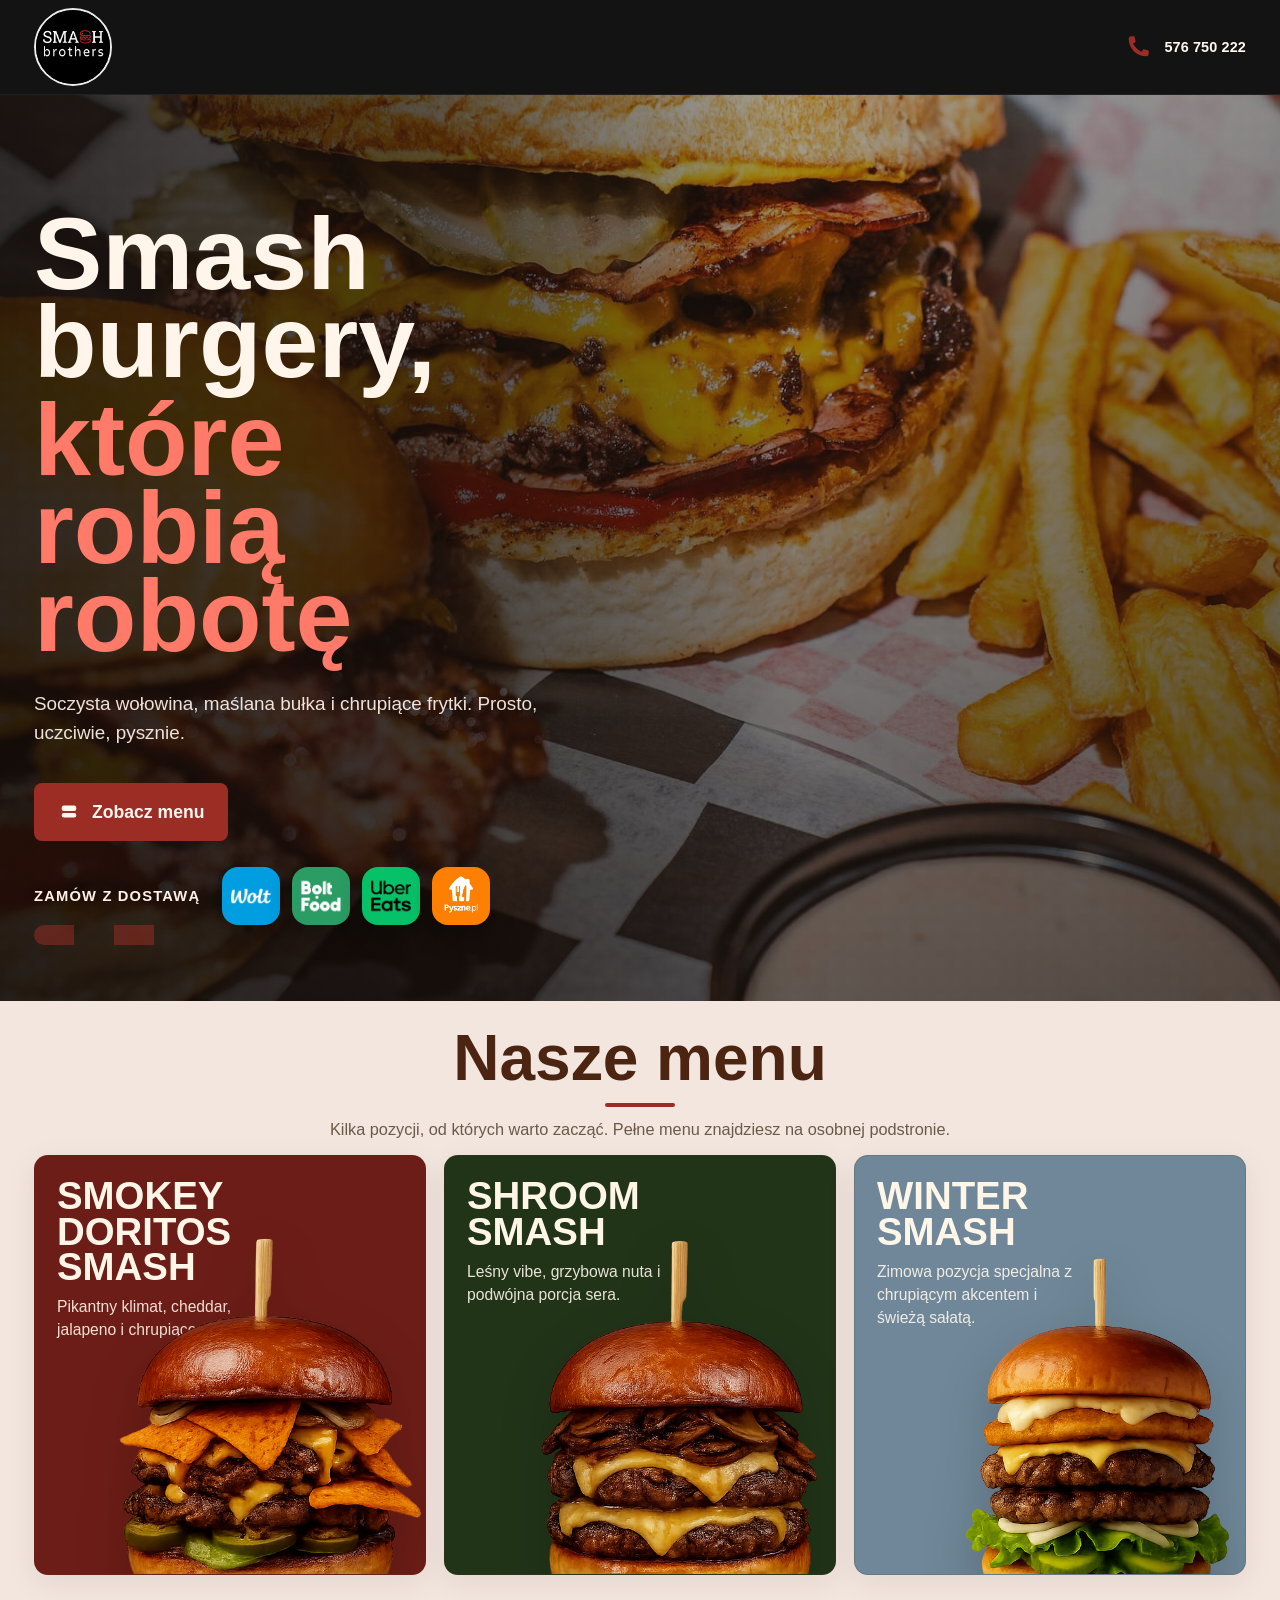
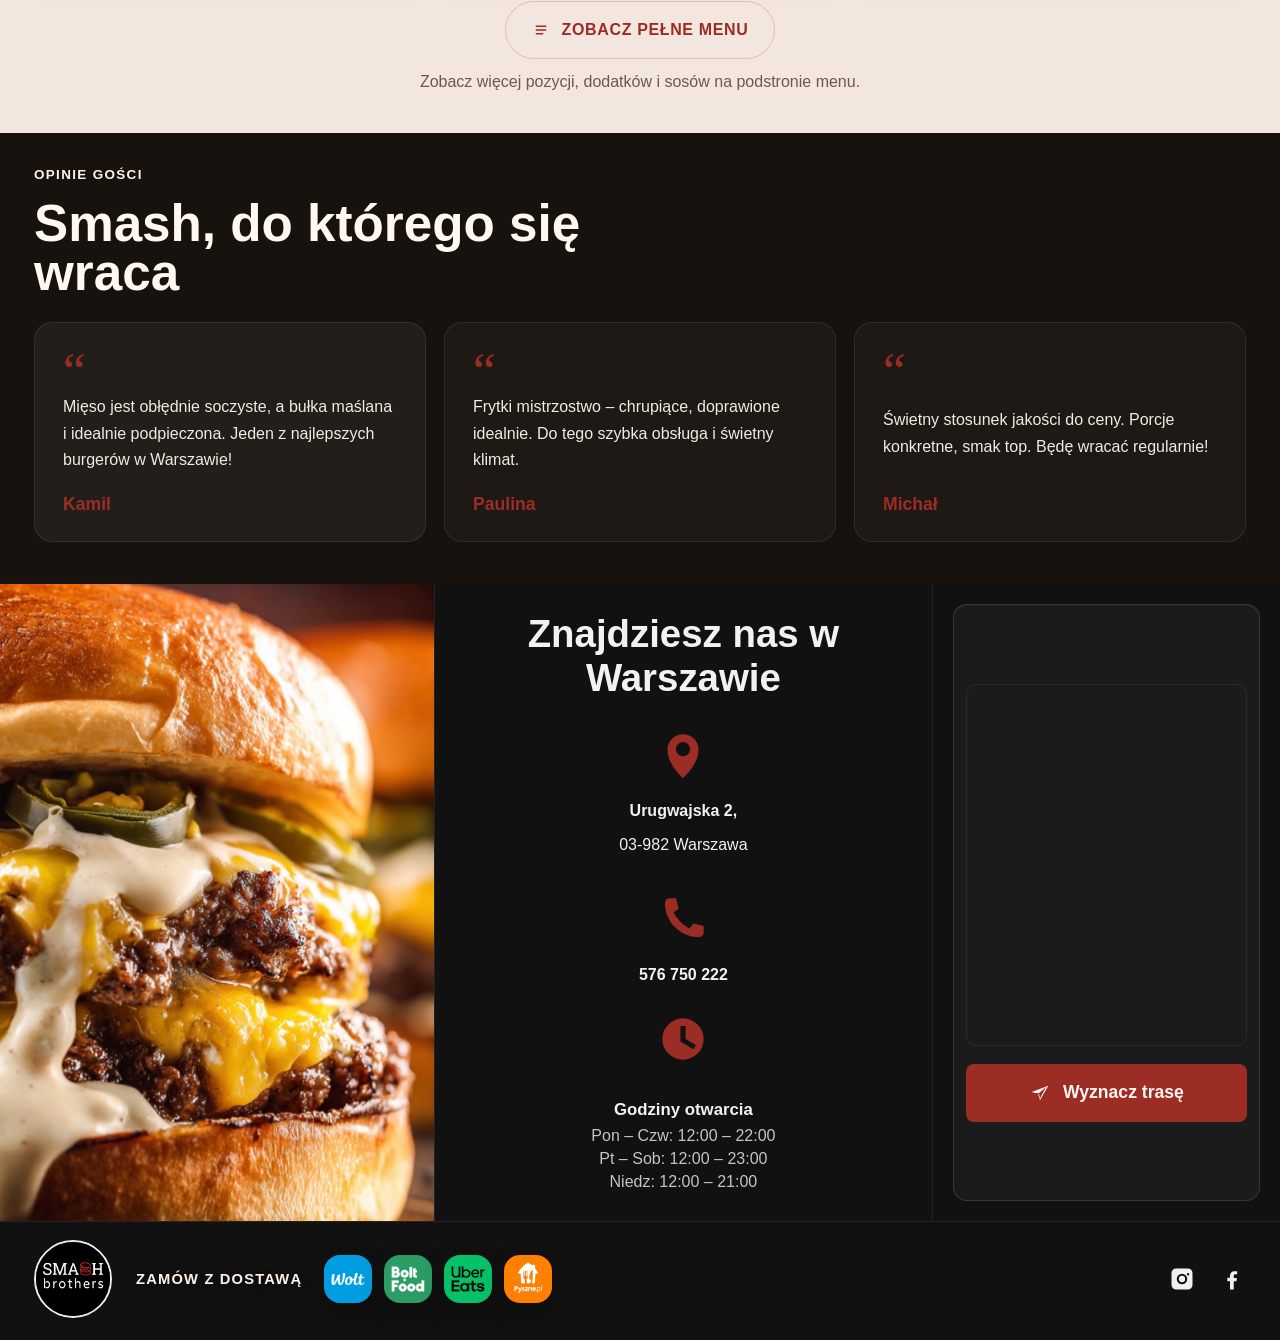
<file: index.html>
<!DOCTYPE html>
<html lang="pl">
  <head>
    <meta charset="UTF-8" />
    <meta name="viewport" content="width=device-width, initial-scale=1.0" />
    <title>Smash Brothers</title>
    <meta
      name="description"
      content="Smash Brothers - premium burger bar w Warszawie. Soczyste smash burgery, chrupiące frytki i szybka dostawa."
    />
    <link rel="stylesheet" href="./styles.css" />
  </head>
  <body>
    <div class="page-shell">
      <header class="topbar">
        <nav class="navbar">
          <a class="brand" href="#hero" aria-label="Smash Brothers">
            <img src="./assets/logo.png" alt="Smash Brothers" />
          </a>
          <a class="nav-phone" href="tel:+48576750222" aria-label="Zadzwoń pod numer 576 750 222">
            <span class="nav-phone-icon" aria-hidden="true">
              <svg viewBox="0 0 24 24">
                <path
                  d="M6.8 4h2.5l1 4-2 1.5a15.4 15.4 0 0 0 6.2 6.2l1.5-2 4 1v2.5A1.8 1.8 0 0 1 18.2 19C10.9 19 5 13.1 5 5.8A1.8 1.8 0 0 1 6.8 4Z"
                />
              </svg>
            </span>
            <span class="nav-phone-copy">
              <span class="nav-phone-number">576 750 222</span>
            </span>
          </a>
        </nav>
      </header>

      <main>
        <section class="hero" id="hero">
          <div class="hero-copy">
            <h1>
              <span class="heading-light">Smash burgery,</span>
              <span class="heading-accent">które robią robotę</span>
            </h1>
            <p class="hero-text">
              Soczysta wołowina, maślana bułka i chrupiące frytki. Prosto,
              uczciwie, pysznie.
            </p>
            <div class="hero-actions">
              <a class="primary-btn" href="./menu.html">
                <span class="btn-icon" aria-hidden="true">
                  <svg viewBox="0 0 24 24">
                    <path
                      d="M4 7.5A2.5 2.5 0 0 1 6.5 5h11A2.5 2.5 0 0 1 20 7.5v1A2.5 2.5 0 0 1 17.5 11H6.5A2.5 2.5 0 0 1 4 8.5v-1Zm0 8A2.5 2.5 0 0 1 6.5 13h11a2.5 2.5 0 0 1 0 5h-11A2.5 2.5 0 0 1 4 15.5v0ZM7 8h10M7 16h10"
                    />
                  </svg>
                </span>
                Zobacz menu
              </a>
            </div>
            <div class="delivery-note">
              <div class="delivery-copy">
                <span class="delivery-label">Zamów z dostawą</span>
              </div>
              <div class="delivery-platforms" aria-label="Platformy z dostawą">
                <a href="https://wolt.com/pl/pol/warsaw/restaurant/smash-brotherss?srsltid=AfmBOor1ApCaDwo1EiT66q7S6U37kPxXyTDIOFtCpeRYN052qbjgvwae" aria-label="Wolt" target="_blank" rel="noreferrer">
                  <img src="./assets/wolt.png" alt="Wolt" />
                </a>
                <a href="https://food.bolt.eu/en/307-warsaw/p/148216-smash-brothers/" aria-label="Bolt Food" target="_blank" rel="noreferrer">
                  <img src="./assets/boltfood.png" alt="Bolt Food" />
                </a>
                <a href="https://www.ubereats.com/pl/store/smash-brothers/18bv4G6UVoK6igmmUCVK-g?diningMode=DELIVERY&sc=SEARCH_SUGGESTION" aria-label="Uber Eats" target="_blank" rel="noreferrer">
                  <img src="./assets/ubereats.png" alt="Uber Eats" />
                </a>
                <a href="https://www.pyszne.pl/menu/smash-brothers" aria-label="Pyszne.pl" target="_blank" rel="noreferrer">
                  <img src="./assets/pyszne.png" alt="Pyszne.pl" />
                </a>
              </div>
            </div>
          </div>
        </section>

        <section class="menu section-texture" id="menu">
          <div class="section-heading">
            <h2>Nasze menu</h2>
            <p class="section-subtitle">
              Kilka pozycji, od których warto zacząć. Pełne menu znajdziesz na osobnej podstronie.
            </p>
          </div>
          <div class="menu-grid">
            <article class="sample-tile sample-tile-smokey">
              <div class="sample-copy">
                <h3>Smokey Doritos<br />Smash</h3>
                <p>Pikantny klimat, cheddar,<br />jalapeno i chrupiące doritos.</p>
              </div>
              <div class="sample-image-frame">
                <img class="sample-burger sample-burger-smokey" src="./assets/Burger2.png" alt="Smokey Doritos Smash" />
              </div>
            </article>
            <article class="sample-tile sample-tile-shroom">
              <div class="sample-copy">
                <h3>Shroom Smash</h3>
                <p>Leśny vibe, grzybowa nuta i podwójna porcja sera.</p>
              </div>
              <div class="sample-image-frame">
                <img class="sample-burger sample-burger-shroom" src="./assets/Burger3.png" alt="Shroom Smash" />
              </div>
            </article>
            <article class="sample-tile sample-tile-winter">
              <div class="sample-copy">
                <h3>Winter Smash</h3>
                <p>Zimowa pozycja specjalna z chrupiącym akcentem i świeżą sałatą.</p>
              </div>
              <div class="sample-image-frame">
                <img class="sample-burger sample-burger-winter" src="./assets/Burger1.png" alt="Winter Smash" />
              </div>
            </article>
          </div>
          <div class="section-cta">
            <a class="primary-btn menu-cta-btn" href="./menu.html">
              <span class="btn-icon" aria-hidden="true">
                <svg viewBox="0 0 24 24">
                  <path d="M5 6h14v2H5V6Zm0 5h14v2H5v-2Zm0 5h10v2H5v-2Z" />
                </svg>
              </span>
              Zobacz pełne menu
            </a>
            <p class="view-more-copy">Zobacz więcej pozycji, dodatków i sosów na podstronie menu.</p>
          </div>
        </section>

        <section class="reviews" id="reviews">
          <div class="reviews-shell">
            <div class="reviews-heading">
              <p class="eyebrow">Opinie gości</p>
              <h2>Smash, do którego się wraca</h2>
            </div>
            <div class="reviews-grid">
              <article class="quote-card featured">
                <span class="quote-mark" aria-hidden="true">“</span>
                <p>
                  Mięso jest obłędnie soczyste, a bułka maślana i idealnie
                  podpieczona. Jeden z najlepszych burgerów w Warszawie!
                </p>
                <strong>Kamil</strong>
              </article>
              <article class="quote-card">
                <span class="quote-mark" aria-hidden="true">“</span>
                <p>
                  Frytki mistrzostwo – chrupiące, doprawione idealnie. Do tego
                  szybka obsługa i świetny klimat.
                </p>
                <strong>Paulina</strong>
              </article>
              <article class="quote-card">
                <span class="quote-mark" aria-hidden="true">“</span>
                <p>
                  Świetny stosunek jakości do ceny. Porcje konkretne, smak top. Będę
                  wracać regularnie!
                </p>
                <strong>Michał</strong>
              </article>
            </div>
          </div>
        </section>

        <section class="contact" id="contact">
          <div class="contact-photo" id="gallery">
            <img src="./assets/BurgerBottom.jpg" alt="Burger Smash Brothers" />
          </div>
          <div class="contact-details">
            <h2>Znajdziesz nas w Warszawie</h2>
            <div class="contact-focus">
              <div class="contact-focus-item">
                <div class="detail-icon">
                  <svg viewBox="0 0 24 24">
                    <path
                      d="M12 21s-6-5.2-6-11a6 6 0 1 1 12 0c0 5.8-6 11-6 11Zm0-8.5A2.5 2.5 0 1 0 12 7a2.5 2.5 0 0 0 0 5.5Z"
                    />
                  </svg>
                </div>
                <div>
                  <strong>Urugwajska 2,</strong>
                  <p>03-982 Warszawa</p>
                </div>
              </div>
              <div class="contact-focus-item">
                <div class="detail-icon">
                  <svg viewBox="0 0 24 24">
                    <path
                      d="M6.8 4h2.5l1 4-2 1.5a15.4 15.4 0 0 0 6.2 6.2l1.5-2 4 1v2.5A1.8 1.8 0 0 1 18.2 19C10.9 19 5 13.1 5 5.8A1.8 1.8 0 0 1 6.8 4Z"
                    />
                  </svg>
                </div>
                <div>
                  <strong><a href="tel:+48576750222">576 750 222</a></strong>
                </div>
              </div>
            </div>
            <div class="details-grid">
              <div class="detail-item detail-item-hours">
                <div class="detail-icon">
                  <svg viewBox="0 0 24 24">
                    <path
                      d="M12 4a8 8 0 1 1 0 16 8 8 0 0 1 0-16Zm1 3h-2v6l5 3 1-1.7-4-2.3V7Z"
                    />
                  </svg>
                </div>
                <div>
                  <strong>Godziny otwarcia</strong>
                  <p>Pon – Czw: 12:00 – 22:00</p>
                  <p>Pt – Sob: 12:00 – 23:00</p>
                  <p>Niedz: 12:00 – 21:00</p>
                </div>
              </div>
            </div>
          </div>
          <div class="contact-map">
            <div class="map-frame">
              <iframe
                title="Mapa dojazdu do Smash Brothers"
                src="https://maps.google.com/maps?q=Urugwajska%202%2C%2003-982%20Warszawa&t=&z=15&ie=UTF8&iwloc=B&output=embed"
                loading="lazy"
                referrerpolicy="no-referrer-when-downgrade"
              ></iframe>
            </div>
            <a class="primary-btn map-btn" href="https://maps.google.com/?q=Urugwajska+2+Warszawa">
              <span class="btn-icon" aria-hidden="true">
                <svg viewBox="0 0 24 24">
                  <path d="M21 4 3 11l7 2 2 7 9-16ZM11 12l7.5-6.5L12 18l-1-5-5-1Z" />
                </svg>
              </span>
              Wyznacz trasę
            </a>
          </div>
        </section>
      </main>

      <footer class="footer">
        <a class="brand footer-brand" href="./index.html#hero" aria-label="Smash Brothers">
          <img src="./assets/logo.png" alt="Smash Brothers" />
        </a>
        <div class="delivery-note footer-delivery">
          <div class="delivery-copy">
            <span class="delivery-label">Zamów z dostawą</span>
          </div>
          <div class="delivery-platforms" aria-label="Platformy z dostawą">
            <a href="https://wolt.com/pl/pol/warsaw/restaurant/smash-brotherss?srsltid=AfmBOor1ApCaDwo1EiT66q7S6U37kPxXyTDIOFtCpeRYN052qbjgvwae" aria-label="Wolt" target="_blank" rel="noreferrer">
              <img src="./assets/wolt.png" alt="Wolt" />
            </a>
            <a href="https://food.bolt.eu/en/307-warsaw/p/148216-smash-brothers/" aria-label="Bolt Food" target="_blank" rel="noreferrer">
              <img src="./assets/boltfood.png" alt="Bolt Food" />
            </a>
            <a href="https://www.ubereats.com/pl/store/smash-brothers/18bv4G6UVoK6igmmUCVK-g?diningMode=DELIVERY&sc=SEARCH_SUGGESTION" aria-label="Uber Eats" target="_blank" rel="noreferrer">
              <img src="./assets/ubereats.png" alt="Uber Eats" />
            </a>
            <a href="https://www.pyszne.pl/menu/smash-brothers" aria-label="Pyszne.pl" target="_blank" rel="noreferrer">
              <img src="./assets/pyszne.png" alt="Pyszne.pl" />
            </a>
          </div>
        </div>
        <div class="socials" aria-label="Media społecznościowe">
          <a href="https://www.instagram.com/smash_brothers_pl/" aria-label="Instagram" target="_blank" rel="noreferrer">
            <svg viewBox="0 0 24 24">
              <path
                d="M7 3h10a4 4 0 0 1 4 4v10a4 4 0 0 1-4 4H7a4 4 0 0 1-4-4V7a4 4 0 0 1 4-4Zm5 4.5A4.5 4.5 0 1 0 16.5 12 4.5 4.5 0 0 0 12 7.5Zm0 1.8A2.7 2.7 0 1 1 9.3 12 2.7 2.7 0 0 1 12 9.3Zm5.2-2.4a1 1 0 1 0 1 1 1 1 0 0 0-1-1Z"
              />
            </svg>
          </a>
          <a href="https://www.facebook.com/p/Smash-Brothers-Poland-61573508666784/" aria-label="Facebook" target="_blank" rel="noreferrer">
            <svg viewBox="0 0 24 24">
              <path
                d="M13.5 21v-7h2.3l.4-2.8h-2.7V9.4c0-.8.2-1.4 1.4-1.4h1.5V5.4c-.3 0-1.2-.1-2.3-.1-2.3 0-3.8 1.4-3.8 4V11H8v3h2.3v7h3.2Z"
              />
            </svg>
          </a>
        </div>
      </footer>
    </div>

    <script src="./script.js"></script>
  </body>
</html>
</file>
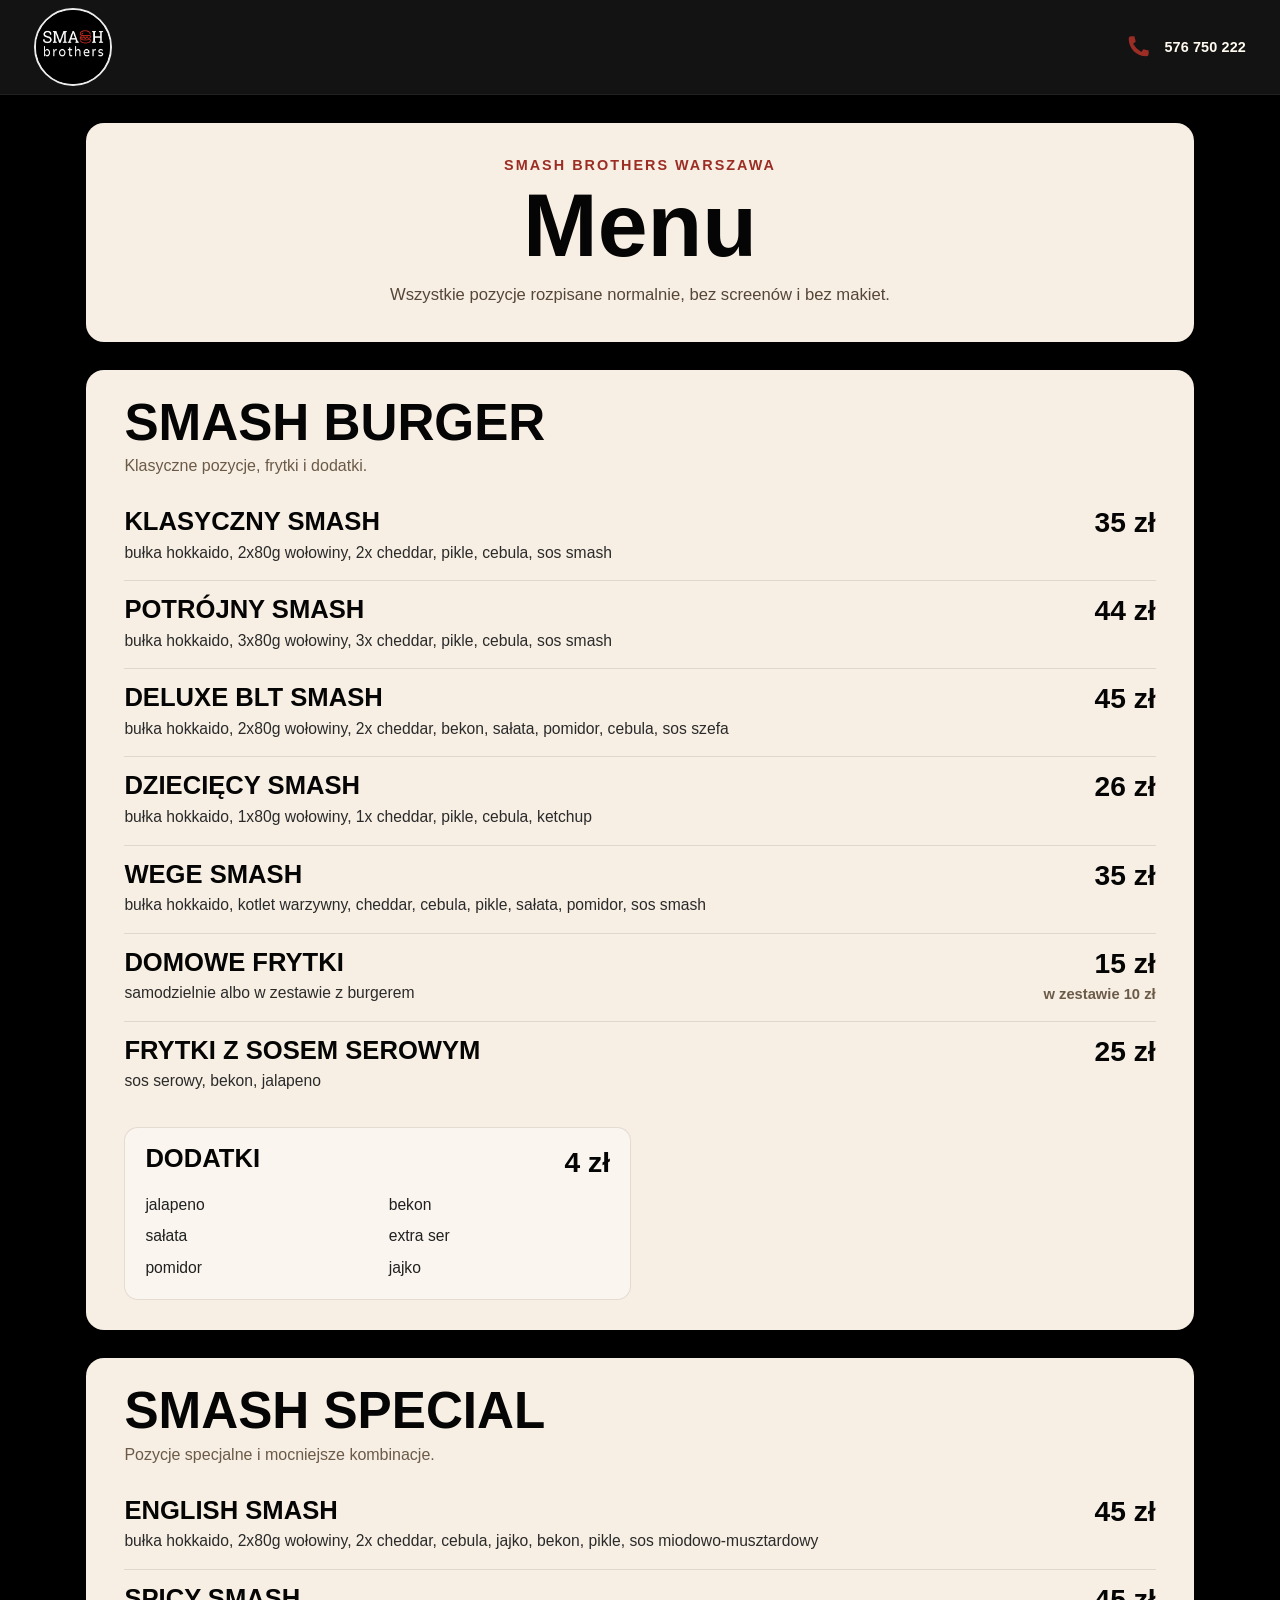
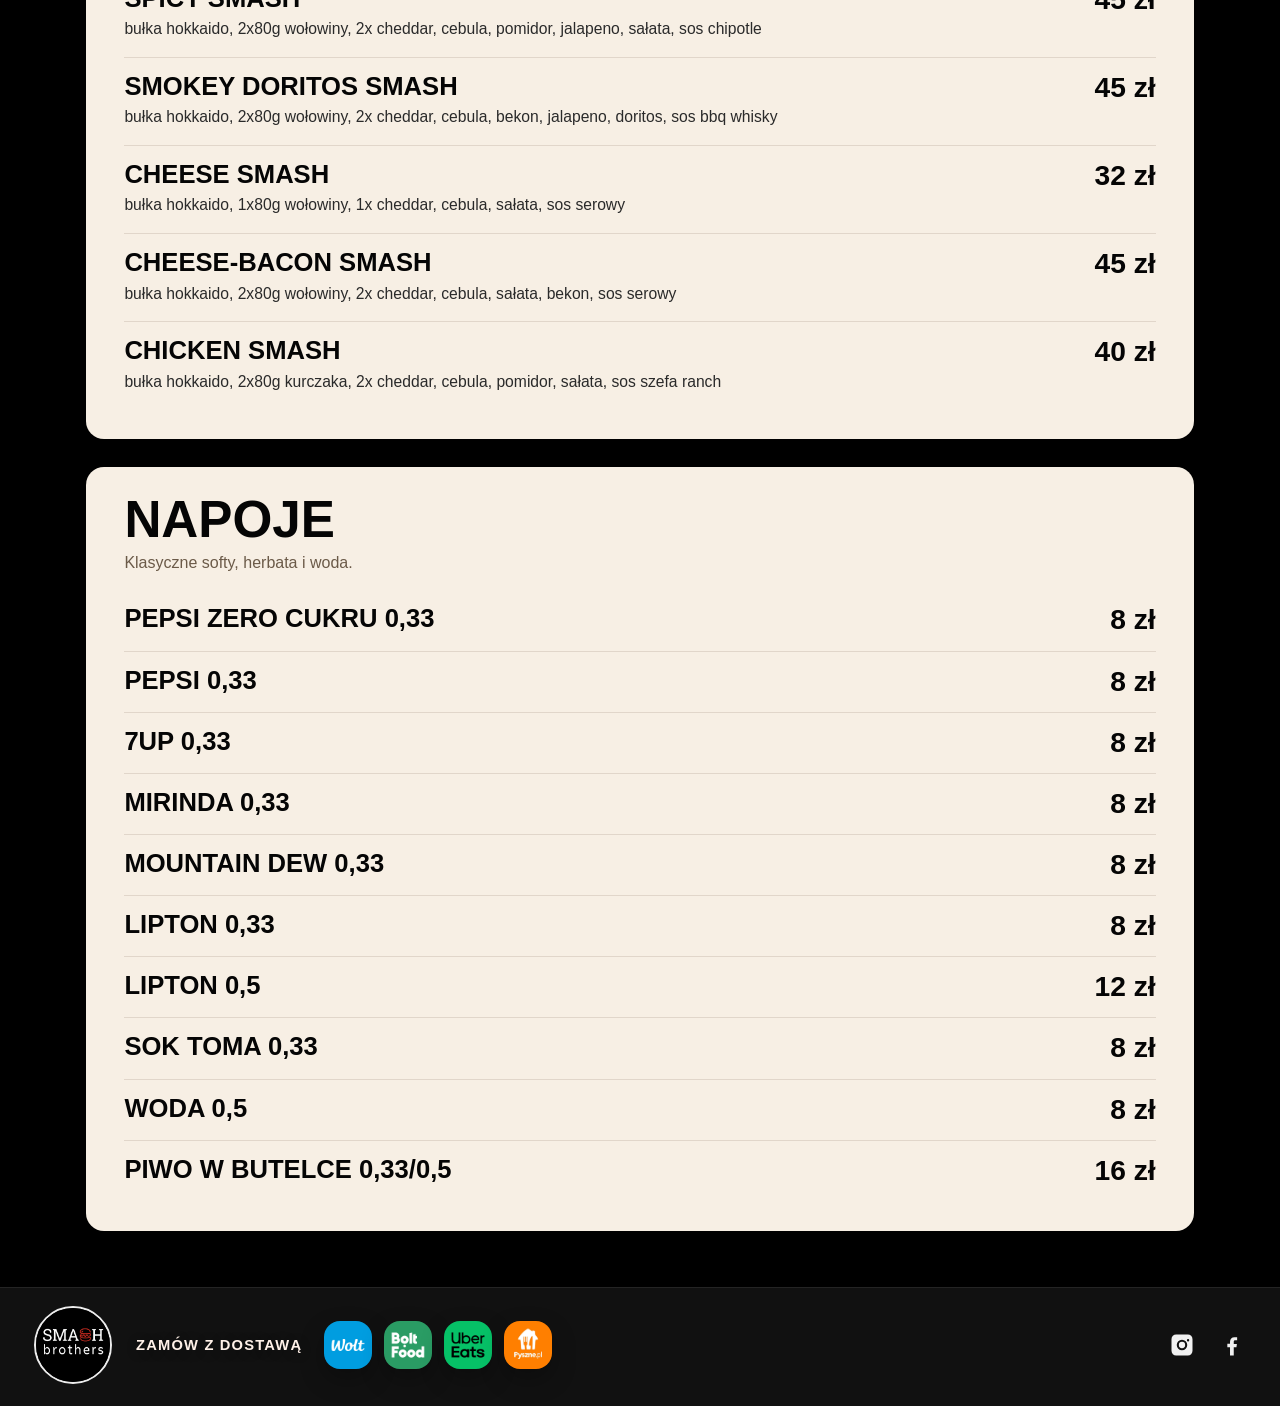
<file: menu.html>
<!DOCTYPE html>
<html lang="pl">
  <head>
    <meta charset="UTF-8" />
    <meta name="viewport" content="width=device-width, initial-scale=1.0" />
    <title>Menu | Smash Brothers</title>
    <meta
      name="description"
      content="Pełne menu Smash Brothers: smash burgery, smash speciale, dodatki i napoje."
    />
    <link rel="stylesheet" href="./styles.css" />
  </head>
  <body class="menu-page">
    <div class="page-shell">
      <header class="topbar">
        <nav class="navbar">
          <a class="brand" href="./index.html#hero" aria-label="Smash Brothers">
            <img src="./assets/logo.png" alt="Smash Brothers" />
          </a>
          <a class="nav-phone" href="tel:+48576750222" aria-label="Zadzwoń pod numer 576 750 222">
            <span class="nav-phone-icon" aria-hidden="true">
              <svg viewBox="0 0 24 24">
                <path
                  d="M6.8 4h2.5l1 4-2 1.5a15.4 15.4 0 0 0 6.2 6.2l1.5-2 4 1v2.5A1.8 1.8 0 0 1 18.2 19C10.9 19 5 13.1 5 5.8A1.8 1.8 0 0 1 6.8 4Z"
                />
              </svg>
            </span>
            <span class="nav-phone-copy">
              <span class="nav-phone-number">576 750 222</span>
            </span>
          </a>
        </nav>
      </header>
      <main class="menu-main menu-list-page">
        <section class="menu-list-hero">
          <p class="menu-list-kicker">Smash Brothers Warszawa</p>
          <h1>Menu</h1>
          <p class="menu-list-lead">
            Wszystkie pozycje rozpisane normalnie, bez screenów i bez makiet.
          </p>
        </section>

        <section class="menu-list-section" id="smash-burger">
          <div class="menu-list-header">
            <h2>Smash Burger</h2>
            <p>Klasyczne pozycje, frytki i dodatki.</p>
          </div>

          <div class="menu-list-items">
            <article class="menu-list-item">
              <div>
                <h3>Klasyczny Smash</h3>
                <p>bułka hokkaido, 2x80g wołowiny, 2x cheddar, pikle, cebula, sos smash</p>
              </div>
              <strong>35 zł</strong>
            </article>

            <article class="menu-list-item">
              <div>
                <h3>Potrójny Smash</h3>
                <p>bułka hokkaido, 3x80g wołowiny, 3x cheddar, pikle, cebula, sos smash</p>
              </div>
              <strong>44 zł</strong>
            </article>

            <article class="menu-list-item">
              <div>
                <h3>Deluxe BLT Smash</h3>
                <p>bułka hokkaido, 2x80g wołowiny, 2x cheddar, bekon, sałata, pomidor, cebula, sos szefa</p>
              </div>
              <strong>45 zł</strong>
            </article>

            <article class="menu-list-item">
              <div>
                <h3>Dziecięcy Smash</h3>
                <p>bułka hokkaido, 1x80g wołowiny, 1x cheddar, pikle, cebula, ketchup</p>
              </div>
              <strong>26 zł</strong>
            </article>

            <article class="menu-list-item">
              <div>
                <h3>Wege Smash</h3>
                <p>bułka hokkaido, kotlet warzywny, cheddar, cebula, pikle, sałata, pomidor, sos smash</p>
              </div>
              <strong>35 zł</strong>
            </article>

            <article class="menu-list-item">
              <div>
                <h3>Domowe Frytki</h3>
                <p>samodzielnie albo w zestawie z burgerem</p>
              </div>
              <div class="menu-list-price-group">
                <strong>15 zł</strong>
                <span>w zestawie 10 zł</span>
              </div>
            </article>

            <article class="menu-list-item">
              <div>
                <h3>Frytki z sosem serowym</h3>
                <p>sos serowy, bekon, jalapeno</p>
              </div>
              <strong>25 zł</strong>
            </article>
          </div>

          <div class="menu-list-subgrid">
            <div class="menu-list-box">
              <div class="menu-list-box-header">
                <h3>Dodatki</h3>
                <strong>4 zł</strong>
              </div>
              <ul>
                <li>jalapeno</li>
                <li>bekon</li>
                <li>sałata</li>
                <li>extra ser</li>
                <li>pomidor</li>
                <li>jajko</li>
              </ul>
            </div>
          </div>
        </section>

        <section class="menu-list-section" id="smash-special">
          <div class="menu-list-header">
            <h2>Smash Special</h2>
            <p>Pozycje specjalne i mocniejsze kombinacje.</p>
          </div>

          <div class="menu-list-items">
            <article class="menu-list-item">
              <div>
                <h3>English Smash</h3>
                <p>bułka hokkaido, 2x80g wołowiny, 2x cheddar, cebula, jajko, bekon, pikle, sos miodowo-musztardowy</p>
              </div>
              <strong>45 zł</strong>
            </article>

            <article class="menu-list-item">
              <div>
                <h3>Spicy Smash</h3>
                <p>bułka hokkaido, 2x80g wołowiny, 2x cheddar, cebula, pomidor, jalapeno, sałata, sos chipotle</p>
              </div>
              <strong>45 zł</strong>
            </article>

            <article class="menu-list-item">
              <div>
                <h3>Smokey Doritos Smash</h3>
                <p>bułka hokkaido, 2x80g wołowiny, 2x cheddar, cebula, bekon, jalapeno, doritos, sos bbq whisky</p>
              </div>
              <strong>45 zł</strong>
            </article>

            <article class="menu-list-item">
              <div>
                <h3>Cheese Smash</h3>
                <p>bułka hokkaido, 1x80g wołowiny, 1x cheddar, cebula, sałata, sos serowy</p>
              </div>
              <strong>32 zł</strong>
            </article>

            <article class="menu-list-item">
              <div>
                <h3>Cheese-Bacon Smash</h3>
                <p>bułka hokkaido, 2x80g wołowiny, 2x cheddar, cebula, sałata, bekon, sos serowy</p>
              </div>
              <strong>45 zł</strong>
            </article>

            <article class="menu-list-item">
              <div>
                <h3>Chicken Smash</h3>
                <p>bułka hokkaido, 2x80g kurczaka, 2x cheddar, cebula, pomidor, sałata, sos szefa ranch</p>
              </div>
              <strong>40 zł</strong>
            </article>
          </div>
        </section>

        <section class="menu-list-section" id="drinks">
          <div class="menu-list-header">
            <h2>Napoje</h2>
            <p>Klasyczne softy, herbata i woda.</p>
          </div>

          <div class="menu-list-items drinks-list-simple">
            <article class="menu-list-item">
              <div><h3>Pepsi zero cukru 0,33</h3></div>
              <strong>8 zł</strong>
            </article>
            <article class="menu-list-item">
              <div><h3>Pepsi 0,33</h3></div>
              <strong>8 zł</strong>
            </article>
            <article class="menu-list-item">
              <div><h3>7UP 0,33</h3></div>
              <strong>8 zł</strong>
            </article>
            <article class="menu-list-item">
              <div><h3>Mirinda 0,33</h3></div>
              <strong>8 zł</strong>
            </article>
            <article class="menu-list-item">
              <div><h3>Mountain Dew 0,33</h3></div>
              <strong>8 zł</strong>
            </article>
            <article class="menu-list-item">
              <div><h3>Lipton 0,33</h3></div>
              <strong>8 zł</strong>
            </article>
            <article class="menu-list-item">
              <div><h3>Lipton 0,5</h3></div>
              <strong>12 zł</strong>
            </article>
            <article class="menu-list-item">
              <div><h3>Sok Toma 0,33</h3></div>
              <strong>8 zł</strong>
            </article>
            <article class="menu-list-item">
              <div><h3>Woda 0,5</h3></div>
              <strong>8 zł</strong>
            </article>
            <article class="menu-list-item">
              <div><h3>Piwo w butelce 0,33/0,5</h3></div>
              <strong>16 zł</strong>
            </article>
          </div>
        </section>

      </main>

      <footer class="footer">
        <a class="brand footer-brand" href="./index.html#hero" aria-label="Smash Brothers">
          <img src="./assets/logo.png" alt="Smash Brothers" />
        </a>
        <div class="delivery-note footer-delivery">
          <div class="delivery-copy">
            <span class="delivery-label">Zamów z dostawą</span>
          </div>
          <div class="delivery-platforms" aria-label="Platformy z dostawą">
            <a href="https://wolt.com/pl/pol/warsaw/restaurant/smash-brotherss?srsltid=AfmBOor1ApCaDwo1EiT66q7S6U37kPxXyTDIOFtCpeRYN052qbjgvwae" aria-label="Wolt" target="_blank" rel="noreferrer">
              <img src="./assets/wolt.png" alt="Wolt" />
            </a>
            <a href="https://food.bolt.eu/en/307-warsaw/p/148216-smash-brothers/" aria-label="Bolt Food" target="_blank" rel="noreferrer">
              <img src="./assets/boltfood.png" alt="Bolt Food" />
            </a>
            <a href="https://www.ubereats.com/pl/store/smash-brothers/18bv4G6UVoK6igmmUCVK-g?diningMode=DELIVERY&sc=SEARCH_SUGGESTION" aria-label="Uber Eats" target="_blank" rel="noreferrer">
              <img src="./assets/ubereats.png" alt="Uber Eats" />
            </a>
            <a href="https://www.pyszne.pl/menu/smash-brothers" aria-label="Pyszne.pl" target="_blank" rel="noreferrer">
              <img src="./assets/pyszne.png" alt="Pyszne.pl" />
            </a>
          </div>
        </div>
        <div class="socials" aria-label="Media społecznościowe">
          <a href="https://www.instagram.com/smash_brothers_pl/" aria-label="Instagram" target="_blank" rel="noreferrer">
            <svg viewBox="0 0 24 24">
              <path
                d="M7 3h10a4 4 0 0 1 4 4v10a4 4 0 0 1-4 4H7a4 4 0 0 1-4-4V7a4 4 0 0 1 4-4Zm5 4.5A4.5 4.5 0 1 0 16.5 12 4.5 4.5 0 0 0 12 7.5Zm0 1.8A2.7 2.7 0 1 1 9.3 12 2.7 2.7 0 0 1 12 9.3Zm5.2-2.4a1 1 0 1 0 1 1 1 1 0 0 0-1-1Z"
              />
            </svg>
          </a>
          <a href="https://www.facebook.com/p/Smash-Brothers-Poland-61573508666784/" aria-label="Facebook" target="_blank" rel="noreferrer">
            <svg viewBox="0 0 24 24">
              <path
                d="M13.5 21v-7h2.3l.4-2.8h-2.7V9.4c0-.8.2-1.4 1.4-1.4h1.5V5.4c-.3 0-1.2-.1-2.3-.1-2.3 0-3.8 1.4-3.8 4V11H8v3h2.3v7h3.2Z"
              />
            </svg>
          </a>
        </div>
      </footer>
    </div>
    <script src="./script.js"></script>
  </body>
</html>
</file>
<file: styles.css>
:root {
  --bg: #0a0a0a;
  --panel: #151515;
  --panel-2: #121212;
  --border: rgba(255, 255, 255, 0.12);
  --text: #f2f2f2;
  --muted: #c5c5c5;
  --yellow: #9c2d25;
  --accent: #9c2d25;
  --accent-soft: #f1dfd9;
  --accent-ink: #4a1713;
  --red: #f5522e;
  --shadow: 0 18px 50px rgba(0, 0, 0, 0.45);
}

* {
  box-sizing: border-box;
}

html {
  scroll-behavior: smooth;
}

body {
  margin: 0;
  background: #0c1117;
  color: var(--text);
  font-family: Inter, "Segoe UI", Arial, sans-serif;
}

body.menu-page,
.menu-page .page-shell {
  background: #000;
}

img {
  display: block;
  max-width: 100%;
}

a {
  color: inherit;
  text-decoration: none;
}

svg {
  width: 100%;
  height: 100%;
  fill: currentColor;
}

.page-shell {
  width: 100%;
  margin: 0 auto;
  background: var(--bg);
}

.topbar {
  position: sticky;
  top: 0;
  z-index: 20;
  background: #131313;
  border-bottom: 1px solid rgba(255, 255, 255, 0.06);
  transition: transform 0.28s ease, opacity 0.28s ease;
  will-change: transform;
}

.topbar.topbar-hidden {
  transform: translateY(calc(-100% - 8px));
  opacity: 0;
}

.navbar {
  display: flex;
  align-items: center;
  justify-content: space-between;
  gap: 20px;
  width: 100%;
  padding: 8px clamp(18px, 3vw, 34px);
}

.brand {
  display: inline-flex;
  align-items: center;
  justify-content: center;
  width: clamp(78px, 6vw, 94px);
  aspect-ratio: 1;
  overflow: hidden;
  border-radius: 50%;
  border: 2px solid rgba(255, 255, 255, 0.92);
  flex: 0 0 auto;
}

.brand img {
  display: block;
  max-width: none;
  width: 100%;
  height: 100%;
  object-fit: cover;
  object-position: center;
  transform: scale(2.1);
  transform-origin: center;
}

.socials a:hover {
  color: var(--yellow);
}

.nav-phone {
  display: inline-flex;
  align-items: center;
  gap: 10px;
  margin-left: auto;
  min-height: 40px;
  padding: 0;
  border: 0;
  border-radius: 999px;
  background: transparent;
  color: #fff8ef;
  box-shadow: none;
}

.nav-phone-icon {
  display: inline-flex;
  align-items: center;
  justify-content: center;
  width: 32px;
  height: 32px;
  border-radius: 50%;
  color: var(--accent);
  flex: 0 0 32px;
}

.nav-phone-copy {
  display: inline-flex;
  align-items: center;
  min-width: 0;
}

.nav-phone-number {
  color: #fff9f0;
  font-size: 0.9rem;
  font-weight: 800;
  white-space: nowrap;
  line-height: 1;
  letter-spacing: 0.01em;
}

.nav-phone:hover {
  transform: none;
  box-shadow: none;
}

.primary-btn {
  display: inline-flex;
  align-items: center;
  justify-content: center;
  gap: 12px;
  min-height: 58px;
  padding: 0 24px;
  border-radius: 8px;
  font-weight: 700;
  font-size: 1.1rem;
  transition: transform 0.2s ease, box-shadow 0.2s ease, background 0.2s ease;
}

.btn-icon {
  width: 22px;
  height: 22px;
  flex: 0 0 22px;
}

.primary-btn {
  background: var(--accent);
  color: #fff6ef;
}

.primary-btn:hover {
  transform: translateY(-2px);
  box-shadow: 0 10px 28px rgba(69, 20, 16, 0.28);
}

.hero {
  position: relative;
  display: block;
  width: 100%;
  min-height: 720px;
  padding: clamp(34px, 5vw, 64px) clamp(18px, 3vw, 34px) clamp(48px, 6vw, 76px);
  overflow: hidden;
  background:
    linear-gradient(90deg, rgba(18, 11, 8, 0.82) 0%, rgba(18, 11, 8, 0.66) 34%, rgba(18, 11, 8, 0.28) 62%, rgba(18, 11, 8, 0.42) 100%),
    linear-gradient(180deg, rgba(18, 11, 8, 0.12), rgba(18, 11, 8, 0.55)),
    url("./assets/hero-cover.jpg");
  background-position: center center;
  background-size: cover;
}

.hero::before {
  content: "";
  position: absolute;
  inset: 0;
  background:
    linear-gradient(rgba(255, 255, 255, 0.04) 50%, transparent 50%),
    linear-gradient(90deg, rgba(255, 255, 255, 0.04) 50%, transparent 50%);
  background-size: 18px 18px;
  opacity: 0.14;
  mix-blend-mode: soft-light;
  pointer-events: none;
}

.hero::after {
  content: "";
  position: absolute;
  background:
    linear-gradient(90deg, rgba(156, 45, 37, 0.55) 0 25%, transparent 25% 50%, rgba(156, 45, 37, 0.55) 50% 75%, transparent 75% 100%);
  left: clamp(18px, 3vw, 34px);
  bottom: clamp(34px, 5vw, 56px);
  width: 160px;
  height: 20px;
  border-radius: 999px;
  opacity: 0.9;
  pointer-events: none;
}

.hero-copy {
  position: relative;
  z-index: 2;
  display: grid;
  gap: 0;
  max-width: 860px;
  padding-top: clamp(24px, 4vw, 56px);
}

.eyebrow {
  margin: 0 0 18px;
  color: #fff3ea;
  font-weight: 800;
  font-size: 0.84rem;
  letter-spacing: 0.1em;
  text-transform: uppercase;
  white-space: nowrap;
}

.hero h1,
.section-heading h2,
.rating-box .score,
.contact-details h2 {
  margin: 0;
  font-family: Impact, Haettenschweiler, "Arial Narrow Bold", sans-serif;
  font-weight: 900;
  letter-spacing: 0;
  text-transform: none;
}

.hero h1 {
  display: grid;
  gap: 10px;
  max-width: 9ch;
  font-size: clamp(3.8rem, 8vw, 7.8rem);
  line-height: 0.86;
}

.heading-light {
  color: #fff5eb;
  text-shadow: none;
}

.heading-accent {
  color: #ff7a68;
}

.hero-text {
  max-width: 560px;
  margin: 28px 0 0;
  color: rgba(255, 243, 234, 0.92);
  font-size: 1.18rem;
  line-height: 1.55;
}

.hero-actions {
  display: flex;
  flex-wrap: wrap;
  gap: 18px;
  margin-top: 36px;
}

.delivery-note {
  display: flex;
  flex-wrap: wrap;
  align-items: center;
  gap: 14px 22px;
  margin-top: 26px;
  max-width: 620px;
  padding: 0;
}

.delivery-copy {
  display: inline-flex;
  align-items: center;
}

.delivery-label {
  display: inline-flex;
  align-items: center;
  color: #fff1e8;
  font-size: 0.92rem;
  font-weight: 900;
  letter-spacing: 0.08em;
  text-transform: uppercase;
  text-shadow: 0 2px 12px rgba(0, 0, 0, 0.28);
}

.delivery-platforms {
  display: flex;
  flex-wrap: wrap;
  gap: 12px;
}

.delivery-platforms a {
  display: inline-flex;
  border-radius: 16px;
}

.delivery-platforms img {
  width: 58px;
  height: 58px;
  border-radius: 16px;
  object-fit: cover;
  box-shadow: 0 10px 24px rgba(0, 0, 0, 0.28);
}

.section-texture,
.reviews,
.contact,
.footer {
  position: relative;
  background: #111;
}

.section-texture::before,
.reviews::before,
.contact::before,
.footer::before {
  display: none;
}

.menu {
  position: relative;
  width: 100%;
  padding: 20px clamp(18px, 3vw, 34px) 42px;
  overflow: hidden;
}

.section-heading {
  text-align: center;
  margin-bottom: 14px;
}

.section-heading-left {
  text-align: left;
}

.section-heading h2 {
  display: inline-block;
  position: relative;
  font-size: clamp(2.4rem, 5vw, 5.2rem);
  color: #4b2412;
}

.section-subtitle {
  max-width: 680px;
  margin: 10px auto 0;
  color: #6b5a48;
  font-size: 1.02rem;
  line-height: 1.5;
}

.section-heading-left .section-subtitle {
  margin-left: 0;
  margin-right: 0;
}

.menu .section-heading h2::after {
  content: "";
  display: block;
  width: 70px;
  height: 4px;
  margin: 8px auto 0;
  border-radius: 999px;
  background: var(--accent);
}

.menu::before {
  content: "";
  position: absolute;
  left: clamp(18px, 3vw, 34px);
  top: 20px;
  width: 96px;
  height: 96px;
  background-image:
    linear-gradient(rgba(156, 45, 37, 0.08) 50%, transparent 50%),
    linear-gradient(90deg, rgba(156, 45, 37, 0.08) 50%, transparent 50%);
  background-size: 16px 16px;
  pointer-events: none;
}

.menu-grid {
  position: relative;
  z-index: 1;
  display: grid;
  gap: 18px;
}

.burger-card,
.sample-tile,
.contact-map {
  border: 1px solid var(--border);
  border-radius: 14px;
  background: rgba(23, 23, 23, 0.92);
  box-shadow: inset 0 1px 0 rgba(255, 255, 255, 0.04);
}

.detail-icon {
  display: inline-flex;
  align-items: center;
  justify-content: center;
  width: 62px;
  height: 62px;
  margin-bottom: 16px;
}

.detail-icon { color: var(--accent); }

.burger-body h3 {
  margin: 0 0 10px;
  font-family: Impact, Haettenschweiler, "Arial Narrow Bold", sans-serif;
  font-size: 1.3rem;
}

.burger-body p,
.quote-card p,
.detail-item p,
.footer-copy {
  margin: 0;
  color: var(--muted);
  line-height: 1.45;
}

.menu-grid {
  grid-template-columns: repeat(auto-fit, minmax(260px, 1fr));
}

.section-cta {
  display: flex;
  flex-direction: column;
  align-items: center;
  justify-content: center;
  margin-top: 26px;
  gap: 14px;
}

.menu-cta-btn {
  position: relative;
  min-height: 58px;
  padding: 0 26px;
  border: 1px solid rgba(156, 45, 37, 0.22);
  border-radius: 999px;
  background: transparent;
  color: var(--accent);
  box-shadow: none;
  font-size: 1rem;
  font-weight: 800;
  letter-spacing: 0.04em;
  text-transform: uppercase;
}

.menu-cta-btn .btn-icon {
  width: 18px;
  height: 18px;
  flex-basis: 18px;
  padding: 0;
  border-radius: 0;
  background: transparent;
}

.menu-cta-btn:hover {
  background: var(--accent);
  color: #f8efe2;
  box-shadow: none;
  transform: translateY(-1px);
}

.view-more-copy {
  margin: 0;
  color: #6b5a48;
  font-size: 1rem;
}

.burger-card {
  overflow: hidden;
  border-color: rgba(76, 53, 33, 0.16);
  background: rgba(255, 255, 255, 0.76);
  box-shadow: 0 8px 30px rgba(34, 21, 8, 0.08);
}

.sample-tile {
  position: relative;
  display: flex;
  flex-direction: column;
  justify-content: space-between;
  min-height: 420px;
  padding: 22px 22px 18px;
  border-color: rgba(76, 53, 33, 0.2);
  box-shadow: 0 8px 30px rgba(34, 21, 8, 0.08);
  overflow: hidden;
}

.sample-copy {
  position: relative;
  z-index: 1;
  max-width: 58%;
}

.sample-copy h3 {
  margin: 0;
  color: #fff6e8;
  font-family: Impact, Haettenschweiler, "Arial Narrow Bold", sans-serif;
  font-size: clamp(2.1rem, 3vw, 3.2rem);
  line-height: 0.92;
  text-transform: uppercase;
}

.sample-copy p {
  margin: 12px 0 0;
  color: rgba(255, 247, 235, 0.9);
  font-size: 0.98rem;
  line-height: 1.45;
}

.sample-image-frame {
  position: absolute;
  right: -20px;
  bottom: -18px;
  width: 88%;
  height: 96%;
  display: flex;
  align-items: end;
  justify-content: center;
  overflow: visible;
  z-index: 2;
  pointer-events: none;
}

.sample-burger {
  width: 100%;
  height: 100%;
  object-fit: contain;
  display: block;
  transform: translateY(8%);
  filter: drop-shadow(0 18px 24px rgba(0, 0, 0, 0.18));
}

.sample-tile-smokey {
  background: #6d1d17;
}

.sample-tile-shroom {
  background: #213418;
}

.sample-tile-winter {
  background: #6f8798;
}

.sample-burger-smokey {
  object-position: center 86%;
}

.sample-burger-shroom {
  object-position: center 84%;
}

.sample-burger-winter {
  object-position: center 82%;
}

.burger-card img {
  width: 100%;
  aspect-ratio: 290 / 155;
  height: auto;
  object-fit: cover;
}

.burger-body {
  padding: 14px 18px 18px;
}

.burger-body h3 {
  font-size: 1.15rem;
  color: #492412;
}

.burger-body strong {
  display: block;
  margin-top: 12px;
  color: var(--accent);
  font-family: Impact, Haettenschweiler, "Arial Narrow Bold", sans-serif;
  font-size: 1.1rem;
}

.menu {
  background: #f3e6df;
}

.reviews {
  overflow: hidden;
  width: 100%;
  padding: 34px clamp(18px, 3vw, 34px) 42px;
  background: #17120d;
}

.reviews-shell {
  position: relative;
  z-index: 1;
}

.reviews-heading {
  max-width: 680px;
  margin-bottom: 24px;
}

.reviews-heading h2 {
  margin: 0;
  color: #fff8ef;
  font-family: Impact, Haettenschweiler, "Arial Narrow Bold", sans-serif;
  font-size: clamp(2.4rem, 4vw, 4.6rem);
  line-height: 0.95;
}

.reviews-lead {
  margin: 14px 0 0;
  color: #d3c4b6;
  font-size: 1.04rem;
  line-height: 1.6;
}

.reviews-grid {
  display: grid;
  grid-template-columns: repeat(3, minmax(0, 1fr));
  gap: 18px;
  align-items: stretch;
}

.quote-card {
  position: relative;
  min-height: 220px;
  padding: 28px 28px 26px;
  border: 1px solid rgba(255, 255, 255, 0.08);
  border-radius: 18px;
  background: rgba(255, 255, 255, 0.03);
}

.quote-card {
  display: flex;
  flex-direction: column;
  justify-content: space-between;
}

.quote-card.featured { background: rgba(255, 255, 255, 0.05); }

.quote-mark {
  color: var(--accent);
  font-family: Georgia, serif;
  font-size: 3.2rem;
  line-height: 0.8;
}

.quote-card p {
  font-size: 1rem;
  color: #f2ebe4;
  line-height: 1.65;
}

.quote-card strong {
  margin-top: 18px;
  color: var(--accent);
  font-size: 1.1rem;
  font-weight: 800;
}

.contact {
  display: grid;
  grid-template-columns: minmax(280px, 1fr) minmax(360px, 1.15fr) minmax(250px, 0.8fr);
  gap: 0;
  align-items: stretch;
  width: 100%;
}

.contact > * {
  position: relative;
  z-index: 1;
  min-height: 220px;
}

.contact-photo img {
  width: 100%;
  height: 100%;
  object-fit: cover;
}

.contact-details {
  padding: 28px 34px;
  border-left: 1px solid rgba(255, 255, 255, 0.08);
  border-right: 1px solid rgba(255, 255, 255, 0.08);
  display: flex;
  flex-direction: column;
  justify-content: center;
}

.contact-details h2 {
  font-size: clamp(2rem, 3vw, 3.2rem);
  text-align: center;
}

.contact-focus {
  display: grid;
  gap: 18px;
  margin-top: 24px;
}

.contact-focus-item {
  display: flex;
  flex-direction: column;
  align-items: center;
  text-align: center;
}

.details-grid {
  display: grid;
  gap: 22px;
  margin-top: 24px;
}

.detail-item {
  display: flex;
  gap: 14px;
  align-items: flex-start;
}

.detail-item-hours {
  flex-direction: column;
  align-items: center;
  text-align: center;
}

.detail-item strong {
  display: block;
  margin-bottom: 4px;
  font-size: 1.05rem;
}

.contact-map {
  display: flex;
  flex-direction: column;
  justify-content: center;
  gap: 18px;
  margin: 20px;
  padding: 12px;
  background: rgba(30, 30, 30, 0.86);
}

.map-frame {
  overflow: hidden;
  border-radius: 10px;
  border: 1px solid rgba(255, 255, 255, 0.07);
}

.map-frame iframe {
  width: 100%;
  height: 360px;
  display: block;
  border: 0;
}

.map-btn {
  width: 100%;
}

.footer {
  display: flex;
  align-items: center;
  justify-content: space-between;
  gap: 24px;
  flex-wrap: wrap;
  width: 100%;
  padding: 18px clamp(18px, 3vw, 34px) 22px;
  border-top: 1px solid rgba(255, 255, 255, 0.08);
}

.footer-brand img {
  width: 100%;
  height: 100%;
}

.socials {
  display: flex;
  gap: 22px;
  margin-left: auto;
}

.socials a {
  width: 28px;
  height: 28px;
  color: #f1f1f1;
}

.menu-main {
  display: grid;
  gap: 28px;
  padding: 28px clamp(16px, 3vw, 36px) 56px;
  background: #000;
}

.menu-list-page {
  max-width: 1180px;
  margin: 0 auto;
}

.footer-delivery {
  margin-top: 0;
  max-width: none;
  flex: 1 1 420px;
}

.footer-delivery .delivery-label {
  color: #fff1e8;
}

.footer-delivery .delivery-platforms img {
  width: 48px;
  height: 48px;
}

.menu-delivery {
  justify-content: center;
  margin-top: 6px;
  margin-bottom: 4px;
}

.menu-list-hero,
.menu-list-section {
  width: 100%;
  border-radius: 18px;
  background: #f7efe4;
}

.menu-list-hero {
  padding: 34px clamp(20px, 4vw, 42px);
  text-align: center;
}

.menu-list-kicker {
  margin: 0;
  color: var(--accent);
  font-size: 0.9rem;
  font-weight: 900;
  letter-spacing: 0.14em;
  text-transform: uppercase;
}

.menu-list-hero h1 {
  margin: 10px 0 0;
  color: #050505;
  font-family: Impact, Haettenschweiler, "Arial Narrow Bold", sans-serif;
  font-size: clamp(3rem, 7vw, 5.8rem);
  line-height: 0.95;
}

.menu-list-lead {
  max-width: 620px;
  margin: 14px auto 0;
  color: #564638;
  font-size: 1.04rem;
  line-height: 1.55;
}

.menu-list-section {
  padding: 28px clamp(18px, 3vw, 40px) 30px;
}

.menu-list-header {
  margin-bottom: 18px;
}

.menu-list-header h2 {
  margin: 0;
  color: #050505;
  font-family: Impact, Haettenschweiler, "Arial Narrow Bold", sans-serif;
  font-size: clamp(2.1rem, 4vw, 3.8rem);
  line-height: 0.96;
  text-transform: uppercase;
}

.menu-list-header p {
  margin: 10px 0 0;
  color: #6b5a48;
  font-size: 1rem;
}

.menu-list-items {
  display: grid;
  gap: 0;
}

.menu-list-item {
  display: grid;
  grid-template-columns: minmax(0, 1fr) auto;
  gap: 20px;
  align-items: start;
  padding: 16px 0;
  border-top: 1px solid rgba(65, 33, 20, 0.12);
}

.menu-list-item:first-child {
  border-top: 0;
}

.menu-list-item h3,
.menu-list-box-header h3 {
  margin: 0 0 6px;
  color: #050505;
  font-family: Impact, Haettenschweiler, "Arial Narrow Bold", sans-serif;
  font-size: clamp(1.3rem, 2vw, 1.9rem);
  line-height: 1;
  text-transform: uppercase;
}

.menu-list-item p {
  margin: 0;
  color: #2a2a2a;
  font-size: 0.98rem;
  line-height: 1.5;
}

.menu-list-item strong,
.menu-list-box-header strong {
  color: #050505;
  font-family: Impact, Haettenschweiler, "Arial Narrow Bold", sans-serif;
  font-size: clamp(1.5rem, 2.2vw, 2.1rem);
  line-height: 1;
  white-space: nowrap;
}

.menu-list-price-group {
  display: grid;
  gap: 8px;
  justify-items: end;
}

.menu-list-price-group span {
  color: #6b5a48;
  font-size: 0.92rem;
  font-weight: 700;
  white-space: nowrap;
}

.menu-list-subgrid {
  display: grid;
  grid-template-columns: repeat(2, minmax(0, 1fr));
  gap: 18px;
  margin-top: 18px;
}

.menu-list-box {
  padding: 18px 20px 20px;
  border: 1px solid rgba(65, 33, 20, 0.12);
  border-radius: 14px;
  background: rgba(255, 255, 255, 0.38);
}

.menu-list-box-header {
  display: flex;
  align-items: end;
  justify-content: space-between;
  gap: 14px;
}

.menu-list-box ul {
  display: grid;
  grid-template-columns: repeat(2, minmax(0, 1fr));
  gap: 10px 22px;
  margin: 16px 0 0;
  padding: 0;
  list-style: none;
}

.menu-list-box li {
  color: #202020;
  font-size: 0.98rem;
  line-height: 1.4;
  text-transform: lowercase;
}

.drinks-list-simple .menu-list-item h3 {
  margin-bottom: 0;
}

@media (max-width: 1100px) {
  .hero {
    min-height: auto;
    padding-bottom: 18px;
    background-position: center right 28%;
  }

  .hero-copy {
    max-width: none;
    padding-bottom: 0;
  }

  .hero h1 {
    max-width: 8ch;
    font-size: clamp(3.2rem, 9vw, 5.8rem);
  }

  .delivery-note {
    max-width: 100%;
  }

  .reviews-grid,
  .contact {
    grid-template-columns: 1fr 1fr;
  }

  .contact-photo,
  .contact-details,
  .contact-map {
    min-height: auto;
  }

  .contact-details {
    border-left: 0;
    border-right: 0;
    border-top: 1px solid rgba(255, 255, 255, 0.08);
    border-bottom: 1px solid rgba(255, 255, 255, 0.08);
    grid-column: span 2;
  }

  .contact-map {
    grid-column: span 2;
    margin: 18px;
  }

  .footer {
    flex-wrap: wrap;
  }

  .menu-list-subgrid {
    grid-template-columns: 1fr;
  }
}

@media (max-width: 680px) {
  .hero {
    background-position: 62% center;
  }

  .navbar,
  .features,
  .menu,
  .footer {
    padding-left: 18px;
    padding-right: 18px;
  }

  .brand,
  .footer-brand {
    width: 86px;
  }

  .footer {
    align-items: center;
    justify-content: space-between;
    gap: 16px 18px;
  }

  .footer-brand {
    order: 1;
  }

  .socials {
    order: 2;
    margin-left: auto;
  }

  .footer-delivery {
    order: 3;
    flex: 1 1 100%;
    gap: 10px 14px;
    justify-content: flex-start;
  }

  .footer-delivery .delivery-label {
    font-size: 0.82rem;
  }

  .footer-delivery .delivery-platforms img {
    width: 42px;
    height: 42px;
    border-radius: 12px;
  }

  .hero h1 {
    max-width: none;
    font-size: clamp(2.8rem, 13vw, 4.4rem);
  }

  .hero .eyebrow {
    font-size: 0.72rem;
    letter-spacing: 0.08em;
  }

  .hero-text {
    font-size: 1.02rem;
  }

  .hero-actions,
  .menu-grid,
  .contact {
    grid-template-columns: 1fr;
  }

  .reviews-grid {
    display: grid;
    grid-auto-flow: column;
    grid-auto-columns: minmax(84%, 84%);
    grid-template-columns: none;
    gap: 14px;
    overflow-x: auto;
    padding-bottom: 8px;
    scroll-snap-type: x mandatory;
    -webkit-overflow-scrolling: touch;
    scrollbar-width: none;
  }

  .reviews-grid::-webkit-scrollbar {
    display: none;
  }

  .primary-btn {
    width: 100%;
  }

  .delivery-note {
    align-items: start;
  }

  .delivery-platforms img {
    width: 42px;
    height: 42px;
    border-radius: 12px;
  }

  .delivery-copy {
    padding-right: 0;
  }

  .contact-details,
  .contact-map {
    grid-column: auto;
  }

  .contact-details {
    border-left: 0;
    border-right: 0;
  }

  .quote-card {
    min-height: 100%;
    scroll-snap-align: start;
  }

  .contact-map {
    margin: 18px;
  }

  .menu-main {
    padding-inline: 12px;
  }

  .menu-list-item,
  .menu-list-price-group,
  .menu-list-box ul {
    grid-template-columns: 1fr;
  }

  .menu-list-price-group {
    justify-items: start;
  }

  .menu-list-box {
    padding: 16px 16px 18px;
  }
}
</file>
